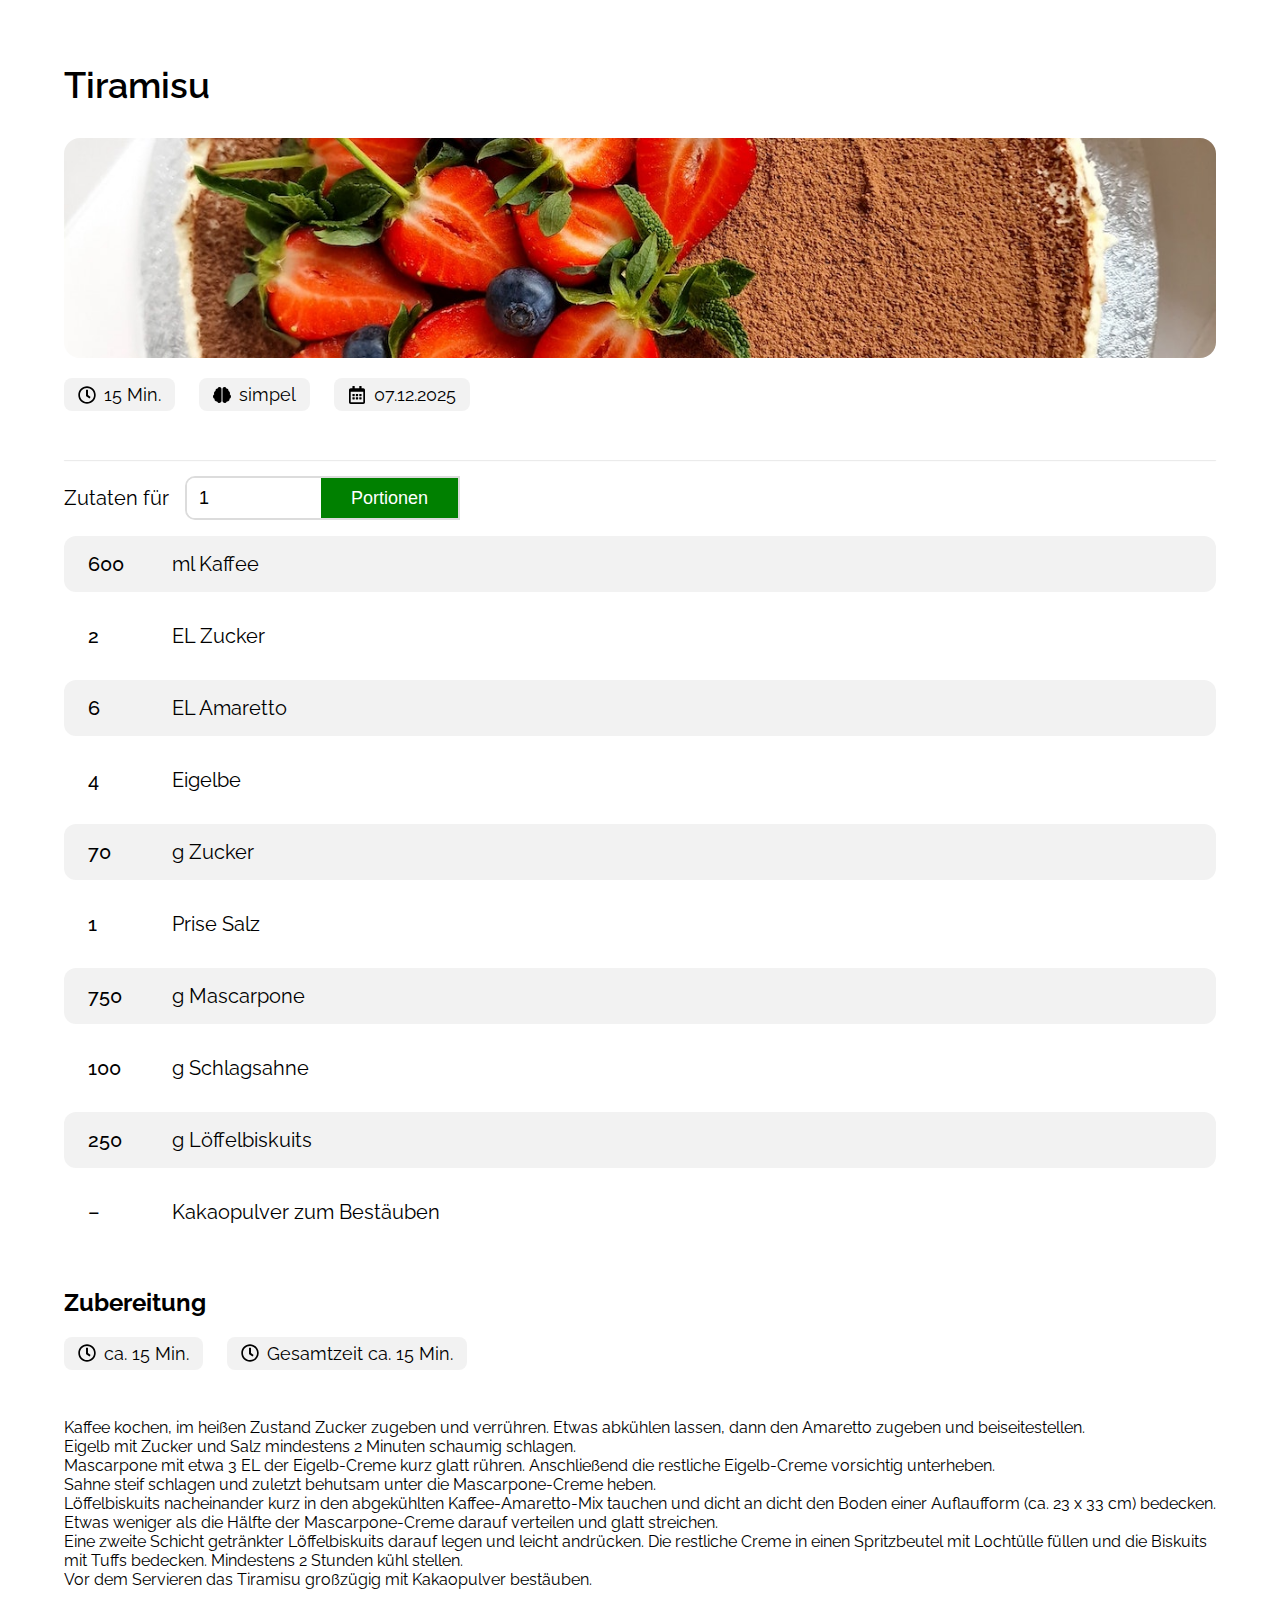
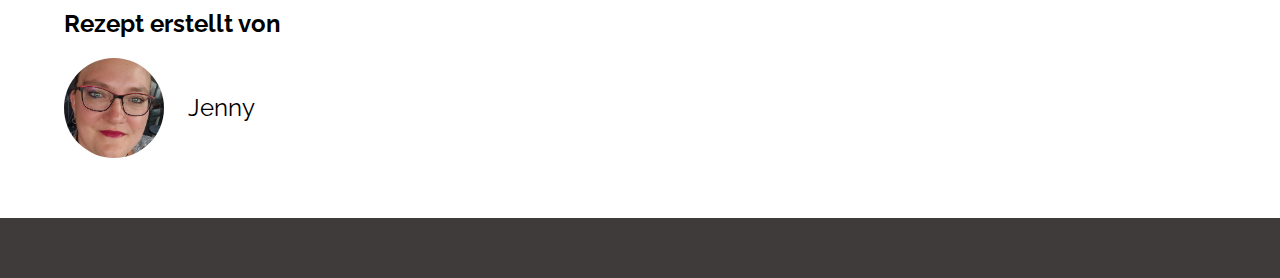
<file: jenny/tiramisu_rezept.html>
<!DOCTYPE html>
<html lang="de">

<head>
  <meta charset="UTF-8">
  <meta name="viewport" content="width=device-width, initial-scale=1.0">
  <title>Tiramisu</title>

  <link rel="stylesheet" href="../style.css">
  <link rel="stylesheet" href="../fonts/fonts.css">

  <link rel="stylesheet" href="./jenny_rezept_style.css">

  <link rel="icon" type="image/png" href="../img/favicon.png" sizes="32x32">

  <!-- HTML-Includes & Navigation -->
  <script src="https://www.w3schools.com/lib/w3.js"></script>
  <script src="../dom.js"></script>
</head>

<body>
  <div class="layout">

    <!-- Einheitlicher Header -->
    <header class="site-header">
      <div w3-include-html="../templates/header.html"></div>
    </header>

    <main class="page">

      <!-- Hero-Bereich -->
      <section class="container">
        <h1>Tiramisu</h1>
        <img src="../img/tiramisu.jpg" alt="Tiramisu">
      </section>

      <!-- Zeit / Schwierigkeit / Datum -->
      <div class="cooking_bar">
        <div class="cooking_label">
          <img src="../img/icons/clock-regular.svg" alt="Zubereitungszeit">
          <div>15 Min.</div>
        </div>
        <div class="cooking_label">
          <img src="../img/icons/brain-solid.svg" alt="Schwierigkeitsgrad">
          <div>simpel</div>
        </div>
        <div class="cooking_label">
          <img src="../img/icons/calendar-alt-regular.svg" alt="Datum">
          <div>07.12.2025</div>
        </div>
      </div>

      <div class="second_line"></div>

      <!-- Zutaten + Portionsrechner -->
      <section class="ingrediants">
        <div class="calculator_bar">
          <span>Zutaten für</span>

          <div class="portion_box">
            <input id="portionInput" type="number" min="1" max="10" value="1">
            <button onclick="calculatePortions()">Portionen</button>
          </div>
        </div>
      </section>

      <!-- Zutaten-Tabelle -->
      <section class="ingredients_table">
        <table>
          <tbody>
            <tr>
              <td class="amount" data-base="600">600</td>
              <td>ml Kaffee</td>
            </tr>
            <tr>
              <td class="amount" data-base="2">2</td>
              <td>EL Zucker</td>
            </tr>
            <tr>
              <td class="amount" data-base="6">6</td>
              <td>EL Amaretto</td>
            </tr>
            <tr>
              <td class="amount" data-base="4">4</td>
              <td>Eigelbe</td>
            </tr>
            <tr>
              <td class="amount" data-base="70">70</td>
              <td>g Zucker</td>
            </tr>
            <tr>
              <td class="amount" data-base="1">1</td>
              <td>Prise Salz</td>
            </tr>
            <tr>
              <td class="amount" data-base="750">750</td>
              <td>g Mascarpone</td>
            </tr>
            <tr>
              <td class="amount" data-base="100">100</td>
              <td>g Schlagsahne</td>
            </tr>
            <tr>
              <td class="amount" data-base="250">250</td>
              <td>g Löffelbiskuits</td>
            </tr>
            <tr>
              <td class="amount" data-base="">–</td>
              <td>Kakaopulver zum Bestäuben</td>
            </tr>
          </tbody>
        </table>
      </section>

      <!-- Zubereitungsschritte -->
      <section class="preparation">
        <h2>Zubereitung</h2>

        <div class="cooking_bar">
          <div class="cooking_label">
            <img src="../img/icons/clock-regular.svg" alt="Arbeitszeit">
            <div>ca. 15 Min.</div>
          </div>
          <div class="cooking_label">
            <img src="../img/icons/clock-regular.svg" alt="Gesamtzeit">
            <div>Gesamtzeit ca. 15 Min.</div>
          </div>
        </div>

        <ol class="preparation_steps">
          <li>
            Kaffee kochen, im heißen Zustand Zucker zugeben und verrühren. Etwas abkühlen lassen, dann den
            Amaretto zugeben und beiseitestellen.
          </li>
          <li>
            Eigelb mit Zucker und Salz mindestens 2 Minuten schaumig schlagen.
          </li>
          <li>
            Mascarpone mit etwa 3 EL der Eigelb-Creme kurz glatt rühren. Anschließend die restliche
            Eigelb-Creme vorsichtig unterheben.
          </li>
          <li>
            Sahne steif schlagen und zuletzt behutsam unter die Mascarpone-Creme heben.
          </li>
          <li>
            Löffelbiskuits nacheinander kurz in den abgekühlten Kaffee-Amaretto-Mix tauchen und dicht an
            dicht den Boden einer Auflaufform (ca. 23 x 33 cm) bedecken. Etwas weniger als die Hälfte der
            Mascarpone-Creme darauf verteilen und glatt streichen.
          </li>
          <li>
            Eine zweite Schicht getränkter Löffelbiskuits darauf legen und leicht andrücken. Die restliche
            Creme in einen Spritzbeutel mit Lochtülle füllen und die Biskuits mit Tuffs bedecken. Mindestens
            2 Stunden kühl stellen.
          </li>
          <li>
            Vor dem Servieren das Tiramisu großzügig mit Kakaopulver bestäuben.
          </li>
        </ol>
      </section>

      <!-- Autor-Bereich -->
      <section class="author">
        <h2>Rezept erstellt von</h2>
        <div>
          <img src="../img/jenny_pic.jpg" alt="Profilbild von Jenny">
          Jenny
        </div>
      </section>

    </main>

    <!-- Einheitlicher Footer -->
    <footer class="site-footer">
      <div w3-include-html="../templates/footer.html"></div>
    </footer>
  </div>

  <!-- Portionsrechner + HTML-Includes -->
  <script>
    function calculatePortions() {
      const input = document.getElementById('portionInput');
      let portions = parseInt(input.value, 10);

      if (isNaN(portions) || portions < 1) {
        portions = 1;
        input.value = '1';
      }

      if (portions > 10) {
        portions = 10;
        input.value = '10';
      }

      const amounts = document.querySelectorAll('.amount');

      amounts.forEach((amount) => {
        const baseAttr = amount.getAttribute('data-base');
        if (!baseAttr) return;

        const base = Number(baseAttr);
        if (isNaN(base)) return;

        amount.textContent = base * portions;
      });
    }

    // HTML-Templates laden und danach Navigation initialisieren
    w3.includeHTML(initNavigation);
  </script>
</body>

</html>
</file>
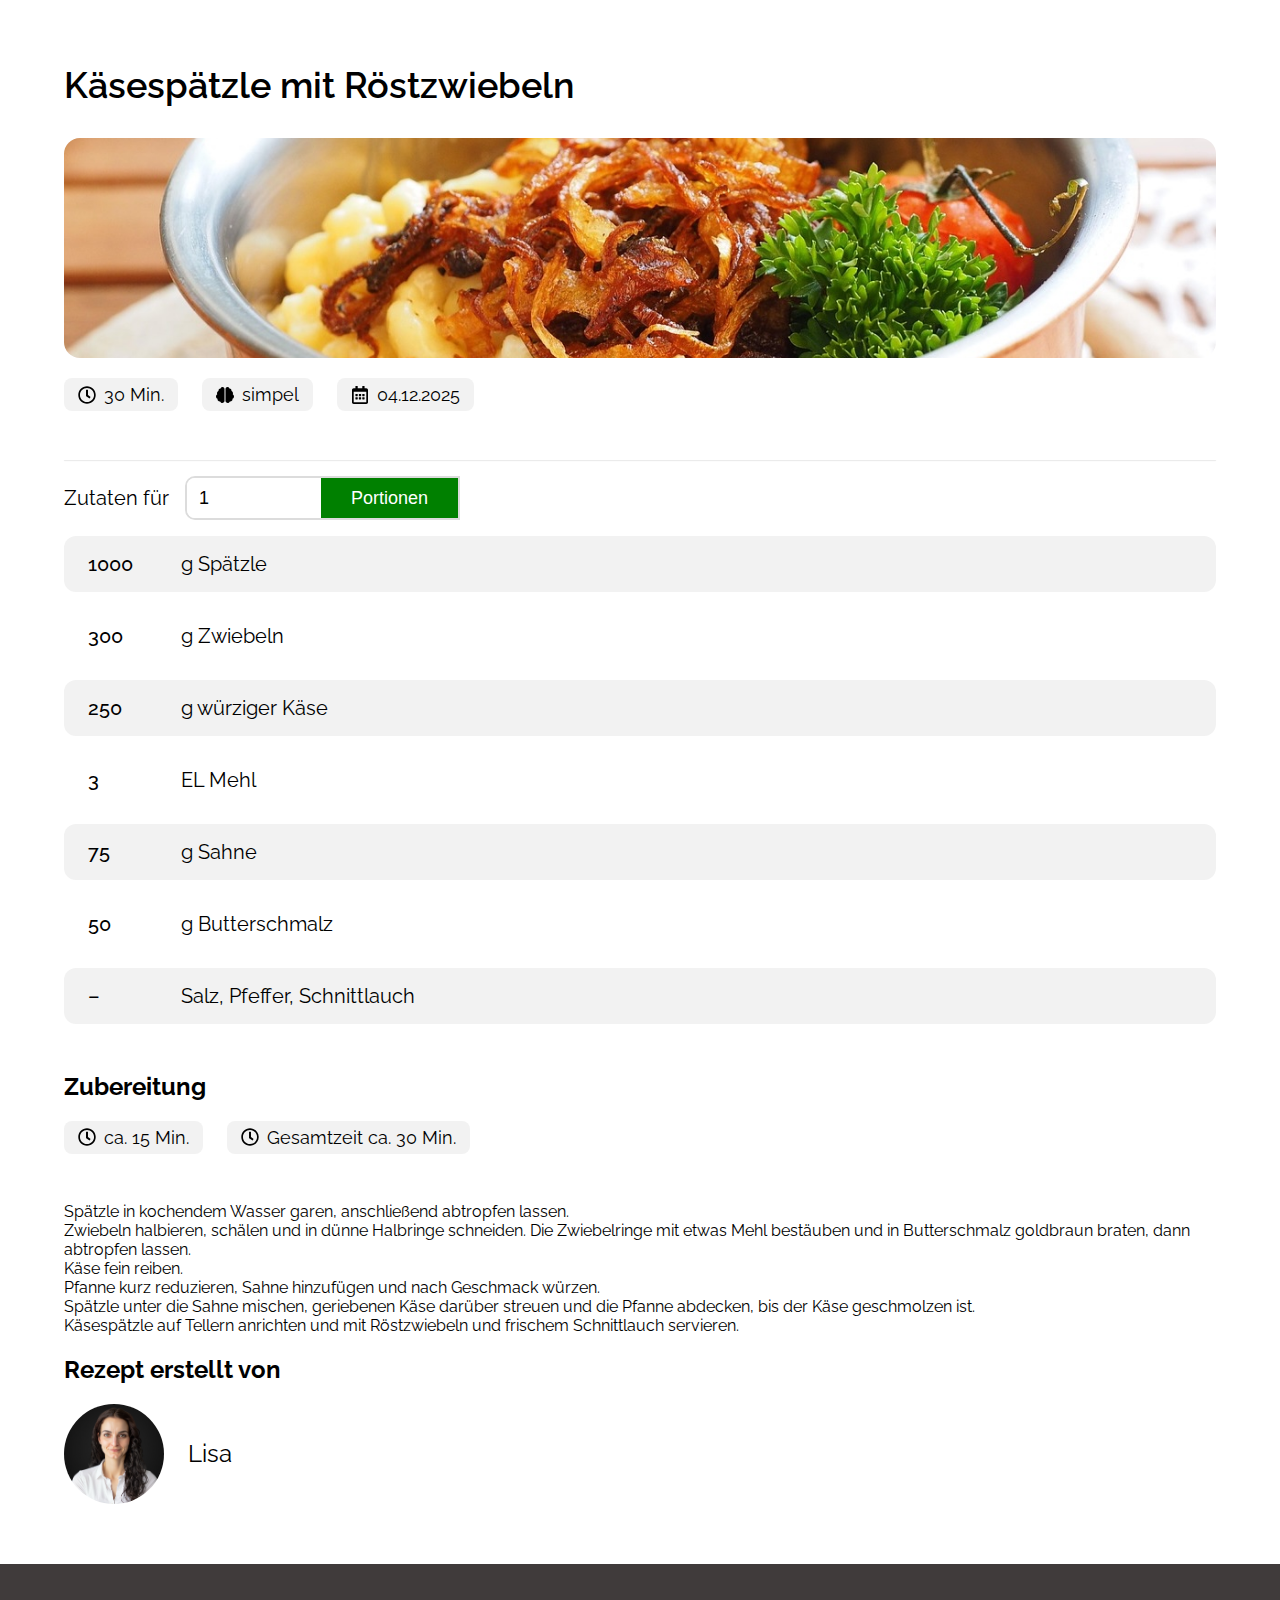
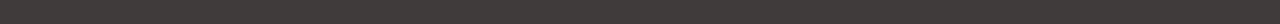
<file: lisa/lisas_rezept.html>
<!DOCTYPE html>
<html lang="de">

<head>
  <meta charset="UTF-8">
  <meta name="viewport" content="width=device-width, initial-scale=1.0">
  <title>Käsespätzle mit Röstzwiebeln</title>

  <link rel="stylesheet" href="../style.css">
  <link rel="stylesheet" href="../fonts/fonts.css">

  <link rel="stylesheet" href="./lisa_rezept_style.css">

  <link rel="icon" type="image/png" href="../img/favicon.png" sizes="32x32">

  <!-- HTML-Includes & Navigation -->
  <script src="https://www.w3schools.com/lib/w3.js"></script>
  <script src="../dom.js"></script>
</head>

<body>
  <div class="layout">

    <!-- Einheitlicher Header -->
    <header class="site-header">
      <div w3-include-html="../templates/header.html"></div>
    </header>

    <main class="page">

      <!-- Hero-Bereich -->
      <section class="container">
        <h1>Käsespätzle mit Röstzwiebeln</h1>
        <img src="../img/cheese-noodles-609776_1280.jpg" alt="Käsespätzle mit Röstzwiebeln">
      </section>

      <!-- Zeit / Schwierigkeit / Datum -->
      <div class="cooking_bar">
        <div class="cooking_label">
          <img src="../img/icons/clock-regular.svg" alt="Zubereitungszeit">
          <div>30 Min.</div>
        </div>
        <div class="cooking_label">
          <img src="../img/icons/brain-solid.svg" alt="Schwierigkeitsgrad">
          <div>simpel</div>
        </div>
        <div class="cooking_label">
          <img src="../img/icons/calendar-alt-regular.svg" alt="Datum">
          <div>04.12.2025</div>
        </div>
      </div>

      <div class="second_line"></div>

      <!-- Zutaten + Portionsrechner -->
      <section class="ingrediants">
        <div class="calculator_bar">
          <span>Zutaten für</span>

          <div class="portion_box">
            <input id="portionInput" type="number" min="1" max="10" value="1">
            <button onclick="calculatePortions()">Portionen</button>
          </div>
        </div>
      </section>

      <!-- Zutaten-Tabelle -->
      <section class="ingredients_table">
        <table>
          <tbody>
            <tr>
              <td class="amount" data-base="1000">1000</td>
              <td>g Spätzle</td>
            </tr>
            <tr>
              <td class="amount" data-base="300">300</td>
              <td>g Zwiebeln</td>
            </tr>
            <tr>
              <td class="amount" data-base="250">250</td>
              <td>g würziger Käse</td>
            </tr>
            <tr>
              <td class="amount" data-base="3">3</td>
              <td>EL Mehl</td>
            </tr>
            <tr>
              <td class="amount" data-base="75">75</td>
              <td>g Sahne</td>
            </tr>
            <tr>
              <td class="amount" data-base="50">50</td>
              <td>g Butterschmalz</td>
            </tr>
            <tr>
              <td class="amount" data-base="">–</td>
              <td>Salz, Pfeffer, Schnittlauch</td>
            </tr>
          </tbody>
        </table>
      </section>

      <!-- Zubereitungsschritte -->
      <section class="preparation">
        <h2>Zubereitung</h2>

        <div class="cooking_bar">
          <div class="cooking_label">
            <img src="../img/icons/clock-regular.svg" alt="Arbeitszeit">
            <div>ca. 15 Min.</div>
          </div>
          <div class="cooking_label">
            <img src="../img/icons/clock-regular.svg" alt="Gesamtzeit">
            <div>Gesamtzeit ca. 30 Min.</div>
          </div>
        </div>

        <ol class="preparation_steps">
          <li>
            Spätzle in kochendem Wasser garen, anschließend abtropfen lassen.
          </li>
          <li>
            Zwiebeln halbieren, schälen und in dünne Halbringe schneiden. Die Zwiebelringe mit etwas Mehl
            bestäuben und in Butterschmalz goldbraun braten, dann abtropfen lassen.
          </li>
          <li>
            Käse fein reiben.
          </li>
          <li>
            Pfanne kurz reduzieren, Sahne hinzufügen und nach Geschmack würzen.
          </li>
          <li>
            Spätzle unter die Sahne mischen, geriebenen Käse darüber streuen und die Pfanne abdecken, bis der
            Käse geschmolzen ist.
          </li>
          <li>
            Käsespätzle auf Tellern anrichten und mit Röstzwiebeln und frischem Schnittlauch servieren.
          </li>
        </ol>
      </section>

      <!-- Autor-Bereich -->
      <section class="author">
        <h2>Rezept erstellt von</h2>
        <div>
          <img src="../img/profile-lisa.JPEG" alt="Profilbild von Lisa">
          Lisa
        </div>
      </section>

    </main>

    <!-- Einheitlicher Footer -->
    <footer class="site-footer">
      <div w3-include-html="../templates/footer.html"></div>
    </footer>
  </div>

  <!-- Portionsrechner + HTML-Includes -->
  <script>
    function calculatePortions() {
      const input = document.getElementById('portionInput');
      let portions = parseInt(input.value, 10);

      if (isNaN(portions) || portions < 1) {
        portions = 1;
        input.value = '1';
      }

      if (portions > 10) {
        portions = 10;
        input.value = '10';
      }

      const amounts = document.querySelectorAll('.amount');

      amounts.forEach((amount) => {
        const baseAttr = amount.getAttribute('data-base');
        if (!baseAttr) return;

        const base = Number(baseAttr);
        if (isNaN(base)) return;

        amount.textContent = base * portions;
      });
    }

    w3.includeHTML(initNavigation);
  </script>

</body>

</html>
</file>
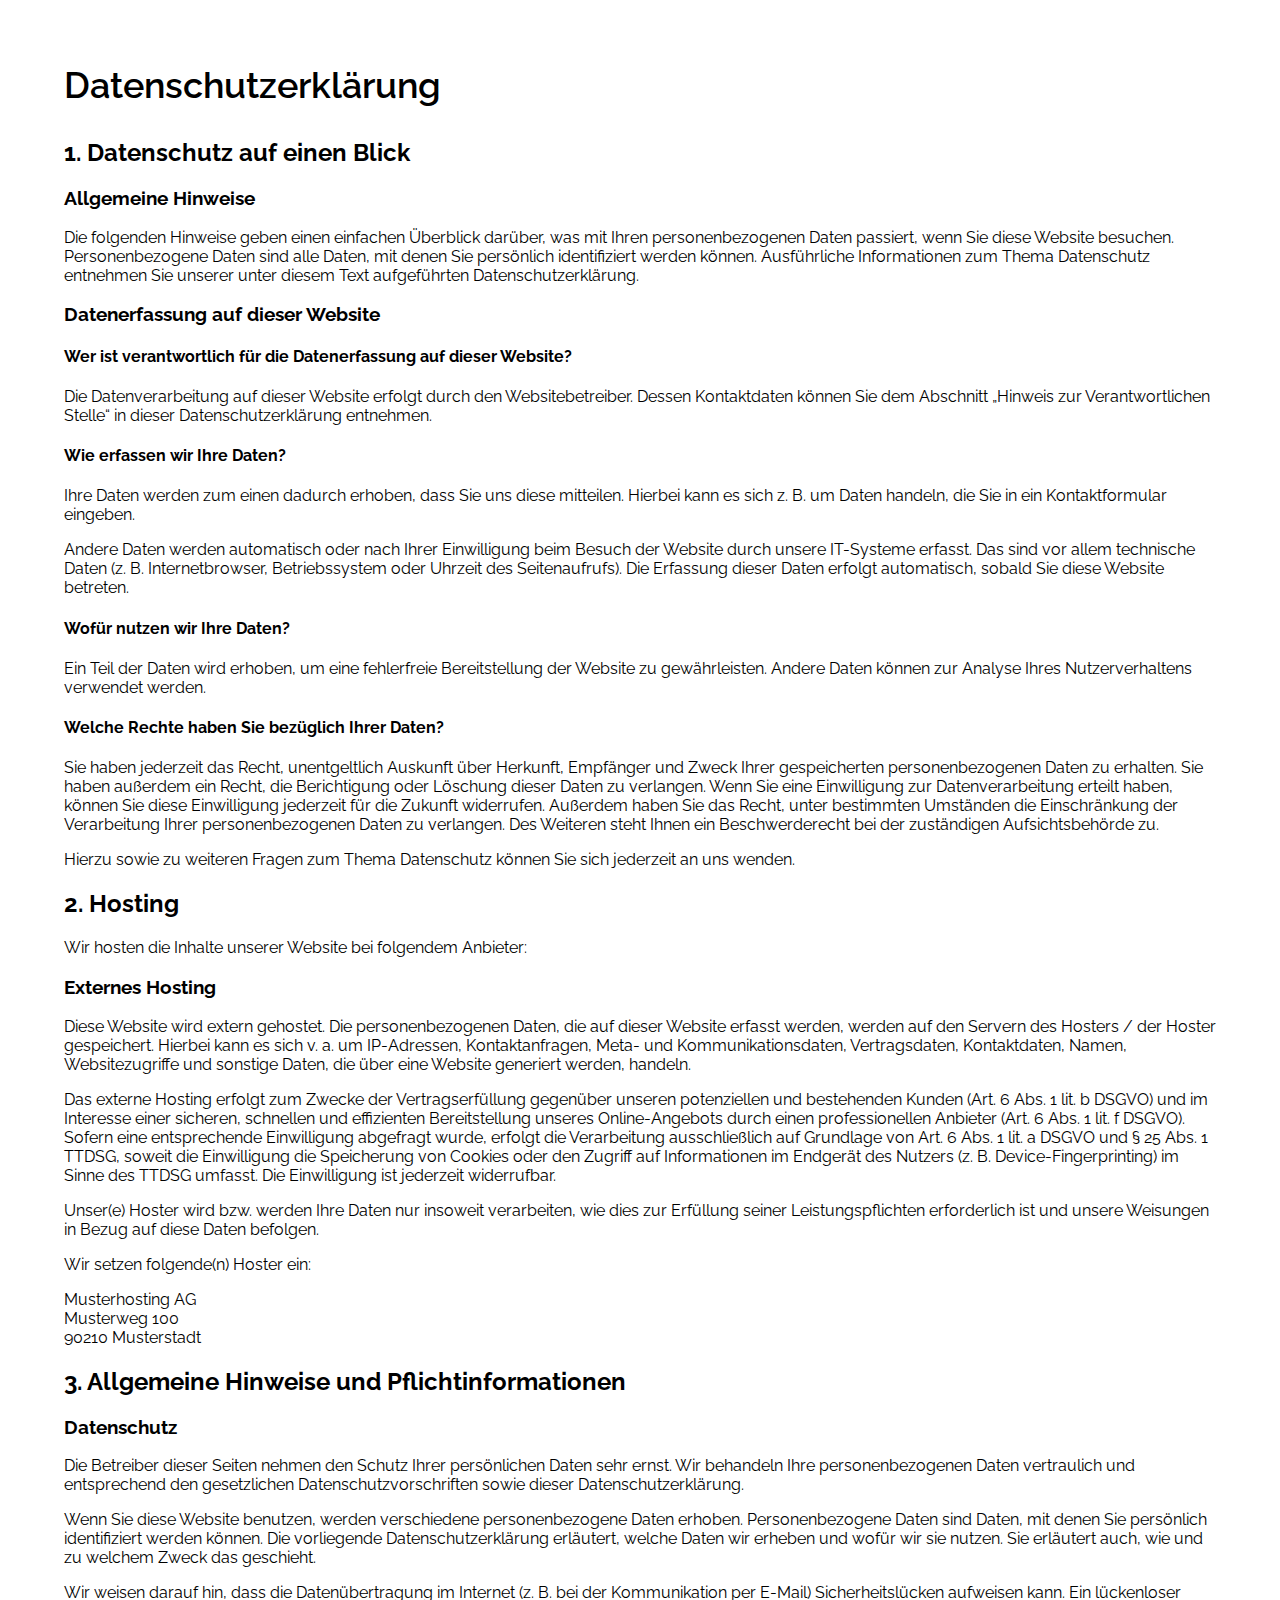
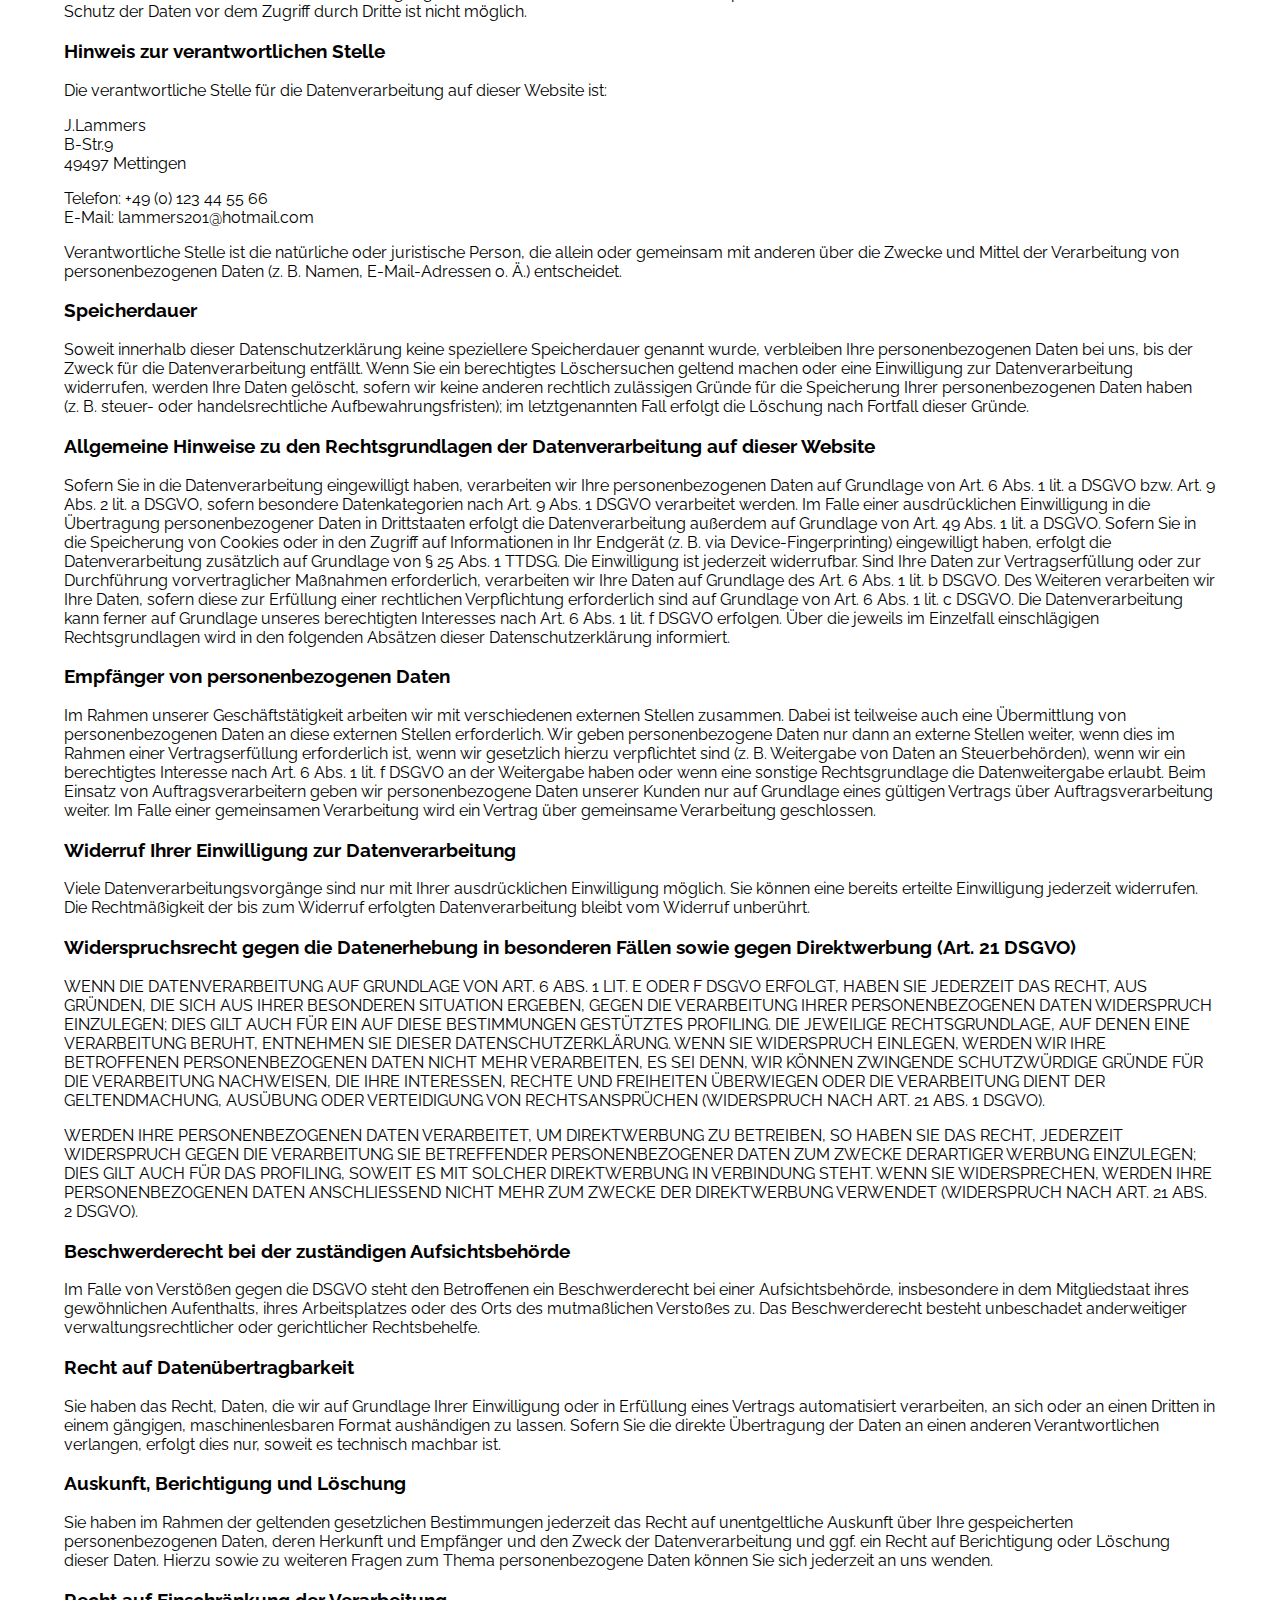
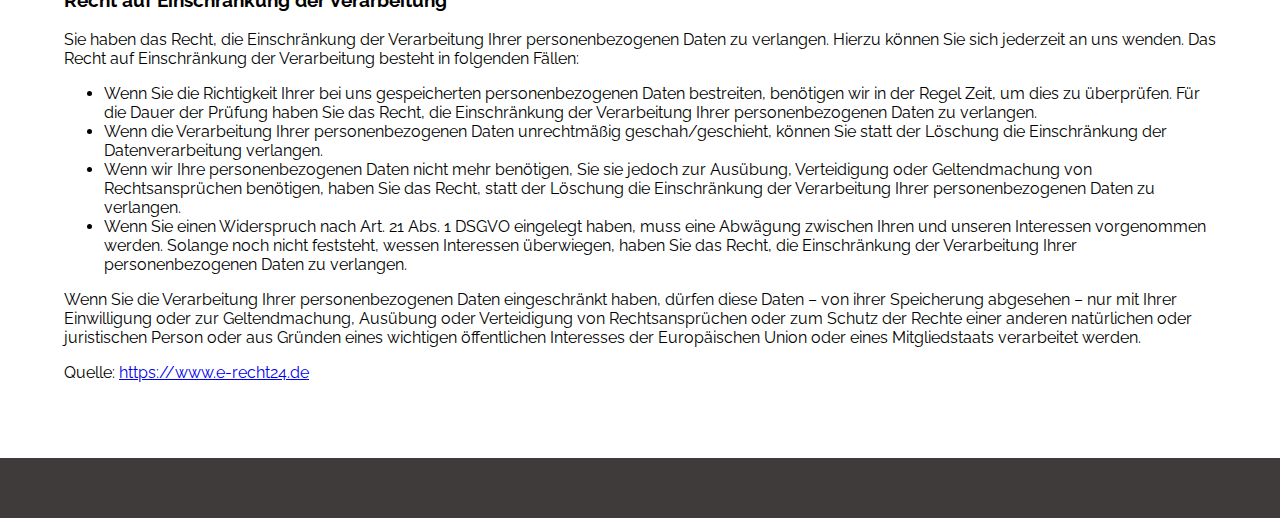
<file: templates/datenschutz.html>
<!DOCTYPE html>
<html lang="de">
  <head>
    <meta charset="UTF-8" />
    <meta name="viewport" content="width=device-width, initial-scale=1.0" />
    <title>Datenschutz</title>
    <link rel="stylesheet" href="../style.css" />
    <link rel="preconnect" href="https://fonts.googleapis.com" />
    <link rel="preconnect" href="https://fonts.gstatic.com" crossorigin />
    <link
      href="https://fonts.googleapis.com/css2?family=Raleway:ital,wght@0,100..900;1,100..900&display=swap"
      rel="stylesheet"
    />
    <link rel="icon" type="image/png" href="../img/favicon.png" sizes="32x32" />

    <script src="https://www.w3schools.com/lib/w3.js"></script>
    <script src="../dom.js"></script>
  </head>

  <body>
    <div class="layout">
      <header class="site-header">
        <div w3-include-html="../templates/header.html"></div>
      </header>

      <main class="page">
        <div class="">
          <h1>Datenschutz&shy;erkl&auml;rung</h1>
          <h2>1. Datenschutz auf einen Blick</h2>
          <h3>Allgemeine Hinweise</h3>
          <p>
            Die folgenden Hinweise geben einen einfachen &Uuml;berblick
            dar&uuml;ber, was mit Ihren personenbezogenen Daten passiert, wenn
            Sie diese Website besuchen. Personenbezogene Daten sind alle Daten,
            mit denen Sie pers&ouml;nlich identifiziert werden k&ouml;nnen.
            Ausf&uuml;hrliche Informationen zum Thema Datenschutz entnehmen Sie
            unserer unter diesem Text aufgef&uuml;hrten
            Datenschutzerkl&auml;rung.
          </p>
          <h3>Datenerfassung auf dieser Website</h3>
          <h4>
            Wer ist verantwortlich f&uuml;r die Datenerfassung auf dieser
            Website?
          </h4>
          <p>
            Die Datenverarbeitung auf dieser Website erfolgt durch den
            Websitebetreiber. Dessen Kontaktdaten k&ouml;nnen Sie dem Abschnitt
            &bdquo;Hinweis zur Verantwortlichen Stelle&ldquo; in dieser
            Datenschutzerkl&auml;rung entnehmen.
          </p>
          <h4>Wie erfassen wir Ihre Daten?</h4>
          <p>
            Ihre Daten werden zum einen dadurch erhoben, dass Sie uns diese
            mitteilen. Hierbei kann es sich z.&nbsp;B. um Daten handeln, die Sie
            in ein Kontaktformular eingeben.
          </p>
          <p>
            Andere Daten werden automatisch oder nach Ihrer Einwilligung beim
            Besuch der Website durch unsere IT-Systeme erfasst. Das sind vor
            allem technische Daten (z.&nbsp;B. Internetbrowser, Betriebssystem
            oder Uhrzeit des Seitenaufrufs). Die Erfassung dieser Daten erfolgt
            automatisch, sobald Sie diese Website betreten.
          </p>
          <h4>Wof&uuml;r nutzen wir Ihre Daten?</h4>
          <p>
            Ein Teil der Daten wird erhoben, um eine fehlerfreie Bereitstellung
            der Website zu gew&auml;hrleisten. Andere Daten k&ouml;nnen zur
            Analyse Ihres Nutzerverhaltens verwendet werden.
          </p>
          <h4>Welche Rechte haben Sie bez&uuml;glich Ihrer Daten?</h4>
          <p>
            Sie haben jederzeit das Recht, unentgeltlich Auskunft &uuml;ber
            Herkunft, Empf&auml;nger und Zweck Ihrer gespeicherten
            personenbezogenen Daten zu erhalten. Sie haben au&szlig;erdem ein
            Recht, die Berichtigung oder L&ouml;schung dieser Daten zu
            verlangen. Wenn Sie eine Einwilligung zur Datenverarbeitung erteilt
            haben, k&ouml;nnen Sie diese Einwilligung jederzeit f&uuml;r die
            Zukunft widerrufen. Au&szlig;erdem haben Sie das Recht, unter
            bestimmten Umst&auml;nden die Einschr&auml;nkung der Verarbeitung
            Ihrer personenbezogenen Daten zu verlangen. Des Weiteren steht Ihnen
            ein Beschwerderecht bei der zust&auml;ndigen Aufsichtsbeh&ouml;rde
            zu.
          </p>
          <p>
            Hierzu sowie zu weiteren Fragen zum Thema Datenschutz k&ouml;nnen
            Sie sich jederzeit an uns wenden.
          </p>
          <h2>2. Hosting</h2>
          <p>Wir hosten die Inhalte unserer Website bei folgendem Anbieter:</p>
          <h3>Externes Hosting</h3>
          <p>
            Diese Website wird extern gehostet. Die personenbezogenen Daten, die
            auf dieser Website erfasst werden, werden auf den Servern des
            Hosters / der Hoster gespeichert. Hierbei kann es sich v.&nbsp;a. um
            IP-Adressen, Kontaktanfragen, Meta- und Kommunikationsdaten,
            Vertragsdaten, Kontaktdaten, Namen, Websitezugriffe und sonstige
            Daten, die &uuml;ber eine Website generiert werden, handeln.
          </p>
          <p>
            Das externe Hosting erfolgt zum Zwecke der Vertragserf&uuml;llung
            gegen&uuml;ber unseren potenziellen und bestehenden Kunden (Art. 6
            Abs. 1 lit. b DSGVO) und im Interesse einer sicheren, schnellen und
            effizienten Bereitstellung unseres Online-Angebots durch einen
            professionellen Anbieter (Art. 6 Abs. 1 lit. f DSGVO). Sofern eine
            entsprechende Einwilligung abgefragt wurde, erfolgt die Verarbeitung
            ausschlie&szlig;lich auf Grundlage von Art. 6 Abs. 1 lit. a DSGVO
            und &sect; 25 Abs. 1 TTDSG, soweit die Einwilligung die Speicherung
            von Cookies oder den Zugriff auf Informationen im Endger&auml;t des
            Nutzers (z.&nbsp;B. Device-Fingerprinting) im Sinne des TTDSG
            umfasst. Die Einwilligung ist jederzeit widerrufbar.
          </p>
          <p>
            Unser(e) Hoster wird bzw. werden Ihre Daten nur insoweit
            verarbeiten, wie dies zur Erf&uuml;llung seiner Leistungspflichten
            erforderlich ist und unsere Weisungen in Bezug auf diese Daten
            befolgen.
          </p>
          <p>Wir setzen folgende(n) Hoster ein:</p>
          <p>
            Musterhosting AG<br />
            Musterweg 100<br />
            90210 Musterstadt
          </p>
          <h2>3. Allgemeine Hinweise und Pflicht&shy;informationen</h2>
          <h3>Datenschutz</h3>
          <p>
            Die Betreiber dieser Seiten nehmen den Schutz Ihrer
            pers&ouml;nlichen Daten sehr ernst. Wir behandeln Ihre
            personenbezogenen Daten vertraulich und entsprechend den
            gesetzlichen Datenschutzvorschriften sowie dieser
            Datenschutzerkl&auml;rung.
          </p>
          <p>
            Wenn Sie diese Website benutzen, werden verschiedene
            personenbezogene Daten erhoben. Personenbezogene Daten sind Daten,
            mit denen Sie pers&ouml;nlich identifiziert werden k&ouml;nnen. Die
            vorliegende Datenschutzerkl&auml;rung erl&auml;utert, welche Daten
            wir erheben und wof&uuml;r wir sie nutzen. Sie erl&auml;utert auch,
            wie und zu welchem Zweck das geschieht.
          </p>
          <p>
            Wir weisen darauf hin, dass die Daten&uuml;bertragung im Internet
            (z.&nbsp;B. bei der Kommunikation per E-Mail) Sicherheitsl&uuml;cken
            aufweisen kann. Ein l&uuml;ckenloser Schutz der Daten vor dem
            Zugriff durch Dritte ist nicht m&ouml;glich.
          </p>
          <h3>Hinweis zur verantwortlichen Stelle</h3>
          <p>
            Die verantwortliche Stelle f&uuml;r die Datenverarbeitung auf dieser
            Website ist:
          </p>
          <p>
            J.Lammers<br />
            B-Str.9<br />
            49497 Mettingen
          </p>

          <p>
            Telefon: +49 (0) 123 44 55 66<br />
            E-Mail: lammers201@hotmail.com
          </p>
          <p>
            Verantwortliche Stelle ist die nat&uuml;rliche oder juristische
            Person, die allein oder gemeinsam mit anderen &uuml;ber die Zwecke
            und Mittel der Verarbeitung von personenbezogenen Daten (z.&nbsp;B.
            Namen, E-Mail-Adressen o. &Auml;.) entscheidet.
          </p>

          <h3>Speicherdauer</h3>
          <p>
            Soweit innerhalb dieser Datenschutzerkl&auml;rung keine speziellere
            Speicherdauer genannt wurde, verbleiben Ihre personenbezogenen Daten
            bei uns, bis der Zweck f&uuml;r die Datenverarbeitung entf&auml;llt.
            Wenn Sie ein berechtigtes L&ouml;schersuchen geltend machen oder
            eine Einwilligung zur Datenverarbeitung widerrufen, werden Ihre
            Daten gel&ouml;scht, sofern wir keine anderen rechtlich
            zul&auml;ssigen Gr&uuml;nde f&uuml;r die Speicherung Ihrer
            personenbezogenen Daten haben (z.&nbsp;B. steuer- oder
            handelsrechtliche Aufbewahrungsfristen); im letztgenannten Fall
            erfolgt die L&ouml;schung nach Fortfall dieser Gr&uuml;nde.
          </p>
          <h3>
            Allgemeine Hinweise zu den Rechtsgrundlagen der Datenverarbeitung
            auf dieser Website
          </h3>
          <p>
            Sofern Sie in die Datenverarbeitung eingewilligt haben, verarbeiten
            wir Ihre personenbezogenen Daten auf Grundlage von Art. 6 Abs. 1
            lit. a DSGVO bzw. Art. 9 Abs. 2 lit. a DSGVO, sofern besondere
            Datenkategorien nach Art. 9 Abs. 1 DSGVO verarbeitet werden. Im
            Falle einer ausdr&uuml;cklichen Einwilligung in die &Uuml;bertragung
            personenbezogener Daten in Drittstaaten erfolgt die
            Datenverarbeitung au&szlig;erdem auf Grundlage von Art. 49 Abs. 1
            lit. a DSGVO. Sofern Sie in die Speicherung von Cookies oder in den
            Zugriff auf Informationen in Ihr Endger&auml;t (z.&nbsp;B. via
            Device-Fingerprinting) eingewilligt haben, erfolgt die
            Datenverarbeitung zus&auml;tzlich auf Grundlage von &sect; 25 Abs. 1
            TTDSG. Die Einwilligung ist jederzeit widerrufbar. Sind Ihre Daten
            zur Vertragserf&uuml;llung oder zur Durchf&uuml;hrung
            vorvertraglicher Ma&szlig;nahmen erforderlich, verarbeiten wir Ihre
            Daten auf Grundlage des Art. 6 Abs. 1 lit. b DSGVO. Des Weiteren
            verarbeiten wir Ihre Daten, sofern diese zur Erf&uuml;llung einer
            rechtlichen Verpflichtung erforderlich sind auf Grundlage von Art. 6
            Abs. 1 lit. c DSGVO. Die Datenverarbeitung kann ferner auf Grundlage
            unseres berechtigten Interesses nach Art. 6 Abs. 1 lit. f DSGVO
            erfolgen. &Uuml;ber die jeweils im Einzelfall einschl&auml;gigen
            Rechtsgrundlagen wird in den folgenden Abs&auml;tzen dieser
            Datenschutzerkl&auml;rung informiert.
          </p>
          <h3>Empfänger von personenbezogenen Daten</h3>
          <p>
            Im Rahmen unserer Gesch&auml;ftst&auml;tigkeit arbeiten wir mit
            verschiedenen externen Stellen zusammen. Dabei ist teilweise auch
            eine &Uuml;bermittlung von personenbezogenen Daten an diese externen
            Stellen erforderlich. Wir geben personenbezogene Daten nur dann an
            externe Stellen weiter, wenn dies im Rahmen einer
            Vertragserf&uuml;llung erforderlich ist, wenn wir gesetzlich hierzu
            verpflichtet sind (z.&nbsp;B. Weitergabe von Daten an
            Steuerbeh&ouml;rden), wenn wir ein berechtigtes Interesse nach Art.
            6 Abs. 1 lit. f DSGVO an der Weitergabe haben oder wenn eine
            sonstige Rechtsgrundlage die Datenweitergabe erlaubt. Beim Einsatz
            von Auftragsverarbeitern geben wir personenbezogene Daten unserer
            Kunden nur auf Grundlage eines g&uuml;ltigen Vertrags &uuml;ber
            Auftragsverarbeitung weiter. Im Falle einer gemeinsamen Verarbeitung
            wird ein Vertrag &uuml;ber gemeinsame Verarbeitung geschlossen.
          </p>
          <h3>Widerruf Ihrer Einwilligung zur Datenverarbeitung</h3>
          <p>
            Viele Datenverarbeitungsvorg&auml;nge sind nur mit Ihrer
            ausdr&uuml;cklichen Einwilligung m&ouml;glich. Sie k&ouml;nnen eine
            bereits erteilte Einwilligung jederzeit widerrufen. Die
            Rechtm&auml;&szlig;igkeit der bis zum Widerruf erfolgten
            Datenverarbeitung bleibt vom Widerruf unber&uuml;hrt.
          </p>
          <h3>
            Widerspruchsrecht gegen die Datenerhebung in besonderen F&auml;llen
            sowie gegen Direktwerbung (Art. 21 DSGVO)
          </h3>
          <p>
            WENN DIE DATENVERARBEITUNG AUF GRUNDLAGE VON ART. 6 ABS. 1 LIT. E
            ODER F DSGVO ERFOLGT, HABEN SIE JEDERZEIT DAS RECHT, AUS
            GR&Uuml;NDEN, DIE SICH AUS IHRER BESONDEREN SITUATION ERGEBEN, GEGEN
            DIE VERARBEITUNG IHRER PERSONENBEZOGENEN DATEN WIDERSPRUCH
            EINZULEGEN; DIES GILT AUCH F&Uuml;R EIN AUF DIESE BESTIMMUNGEN
            GEST&Uuml;TZTES PROFILING. DIE JEWEILIGE RECHTSGRUNDLAGE, AUF DENEN
            EINE VERARBEITUNG BERUHT, ENTNEHMEN SIE DIESER
            DATENSCHUTZERKL&Auml;RUNG. WENN SIE WIDERSPRUCH EINLEGEN, WERDEN WIR
            IHRE BETROFFENEN PERSONENBEZOGENEN DATEN NICHT MEHR VERARBEITEN, ES
            SEI DENN, WIR K&Ouml;NNEN ZWINGENDE SCHUTZW&Uuml;RDIGE GR&Uuml;NDE
            F&Uuml;R DIE VERARBEITUNG NACHWEISEN, DIE IHRE INTERESSEN, RECHTE
            UND FREIHEITEN &Uuml;BERWIEGEN ODER DIE VERARBEITUNG DIENT DER
            GELTENDMACHUNG, AUS&Uuml;BUNG ODER VERTEIDIGUNG VON
            RECHTSANSPR&Uuml;CHEN (WIDERSPRUCH NACH ART. 21 ABS. 1 DSGVO).
          </p>
          <p>
            WERDEN IHRE PERSONENBEZOGENEN DATEN VERARBEITET, UM DIREKTWERBUNG ZU
            BETREIBEN, SO HABEN SIE DAS RECHT, JEDERZEIT WIDERSPRUCH GEGEN DIE
            VERARBEITUNG SIE BETREFFENDER PERSONENBEZOGENER DATEN ZUM ZWECKE
            DERARTIGER WERBUNG EINZULEGEN; DIES GILT AUCH F&Uuml;R DAS
            PROFILING, SOWEIT ES MIT SOLCHER DIREKTWERBUNG IN VERBINDUNG STEHT.
            WENN SIE WIDERSPRECHEN, WERDEN IHRE PERSONENBEZOGENEN DATEN
            ANSCHLIESSEND NICHT MEHR ZUM ZWECKE DER DIREKTWERBUNG VERWENDET
            (WIDERSPRUCH NACH ART. 21 ABS. 2 DSGVO).
          </p>
          <h3>
            Beschwerde&shy;recht bei der zust&auml;ndigen
            Aufsichts&shy;beh&ouml;rde
          </h3>
          <p>
            Im Falle von Verst&ouml;&szlig;en gegen die DSGVO steht den
            Betroffenen ein Beschwerderecht bei einer Aufsichtsbeh&ouml;rde,
            insbesondere in dem Mitgliedstaat ihres gew&ouml;hnlichen
            Aufenthalts, ihres Arbeitsplatzes oder des Orts des
            mutma&szlig;lichen Versto&szlig;es zu. Das Beschwerderecht besteht
            unbeschadet anderweitiger verwaltungsrechtlicher oder gerichtlicher
            Rechtsbehelfe.
          </p>
          <h3>Recht auf Daten&shy;&uuml;bertrag&shy;barkeit</h3>
          <p>
            Sie haben das Recht, Daten, die wir auf Grundlage Ihrer Einwilligung
            oder in Erf&uuml;llung eines Vertrags automatisiert verarbeiten, an
            sich oder an einen Dritten in einem g&auml;ngigen, maschinenlesbaren
            Format aush&auml;ndigen zu lassen. Sofern Sie die direkte
            &Uuml;bertragung der Daten an einen anderen Verantwortlichen
            verlangen, erfolgt dies nur, soweit es technisch machbar ist.
          </p>
          <h3>Auskunft, Berichtigung und L&ouml;schung</h3>
          <p>
            Sie haben im Rahmen der geltenden gesetzlichen Bestimmungen
            jederzeit das Recht auf unentgeltliche Auskunft &uuml;ber Ihre
            gespeicherten personenbezogenen Daten, deren Herkunft und
            Empf&auml;nger und den Zweck der Datenverarbeitung und ggf. ein
            Recht auf Berichtigung oder L&ouml;schung dieser Daten. Hierzu sowie
            zu weiteren Fragen zum Thema personenbezogene Daten k&ouml;nnen Sie
            sich jederzeit an uns wenden.
          </p>
          <h3>Recht auf Einschr&auml;nkung der Verarbeitung</h3>
          <p>
            Sie haben das Recht, die Einschr&auml;nkung der Verarbeitung Ihrer
            personenbezogenen Daten zu verlangen. Hierzu k&ouml;nnen Sie sich
            jederzeit an uns wenden. Das Recht auf Einschr&auml;nkung der
            Verarbeitung besteht in folgenden F&auml;llen:
          </p>
          <ul>
            <li>
              Wenn Sie die Richtigkeit Ihrer bei uns gespeicherten
              personenbezogenen Daten bestreiten, ben&ouml;tigen wir in der
              Regel Zeit, um dies zu &uuml;berpr&uuml;fen. F&uuml;r die Dauer
              der Pr&uuml;fung haben Sie das Recht, die Einschr&auml;nkung der
              Verarbeitung Ihrer personenbezogenen Daten zu verlangen.
            </li>
            <li>
              Wenn die Verarbeitung Ihrer personenbezogenen Daten
              unrechtm&auml;&szlig;ig geschah/geschieht, k&ouml;nnen Sie statt
              der L&ouml;schung die Einschr&auml;nkung der Datenverarbeitung
              verlangen.
            </li>
            <li>
              Wenn wir Ihre personenbezogenen Daten nicht mehr ben&ouml;tigen,
              Sie sie jedoch zur Aus&uuml;bung, Verteidigung oder Geltendmachung
              von Rechtsanspr&uuml;chen ben&ouml;tigen, haben Sie das Recht,
              statt der L&ouml;schung die Einschr&auml;nkung der Verarbeitung
              Ihrer personenbezogenen Daten zu verlangen.
            </li>
            <li>
              Wenn Sie einen Widerspruch nach Art. 21 Abs. 1 DSGVO eingelegt
              haben, muss eine Abw&auml;gung zwischen Ihren und unseren
              Interessen vorgenommen werden. Solange noch nicht feststeht,
              wessen Interessen &uuml;berwiegen, haben Sie das Recht, die
              Einschr&auml;nkung der Verarbeitung Ihrer personenbezogenen Daten
              zu verlangen.
            </li>
          </ul>
          <p>
            Wenn Sie die Verarbeitung Ihrer personenbezogenen Daten
            eingeschr&auml;nkt haben, d&uuml;rfen diese Daten &ndash; von ihrer
            Speicherung abgesehen &ndash; nur mit Ihrer Einwilligung oder zur
            Geltendmachung, Aus&uuml;bung oder Verteidigung von
            Rechtsanspr&uuml;chen oder zum Schutz der Rechte einer anderen
            nat&uuml;rlichen oder juristischen Person oder aus Gr&uuml;nden
            eines wichtigen &ouml;ffentlichen Interesses der Europ&auml;ischen
            Union oder eines Mitgliedstaats verarbeitet werden.
          </p>
          <p>
            Quelle:
            <a href="https://www.e-recht24.de">https://www.e-recht24.de</a>
          </p>
        </div>
      </main>

      <footer class="site-footer">
        <div w3-include-html="../templates/footer.html"></div>
      </footer>
    </div>
    <script>
      w3.includeHTML(function () {
        initNavigation();
      });
    </script>
  </body>
</html>
</file>
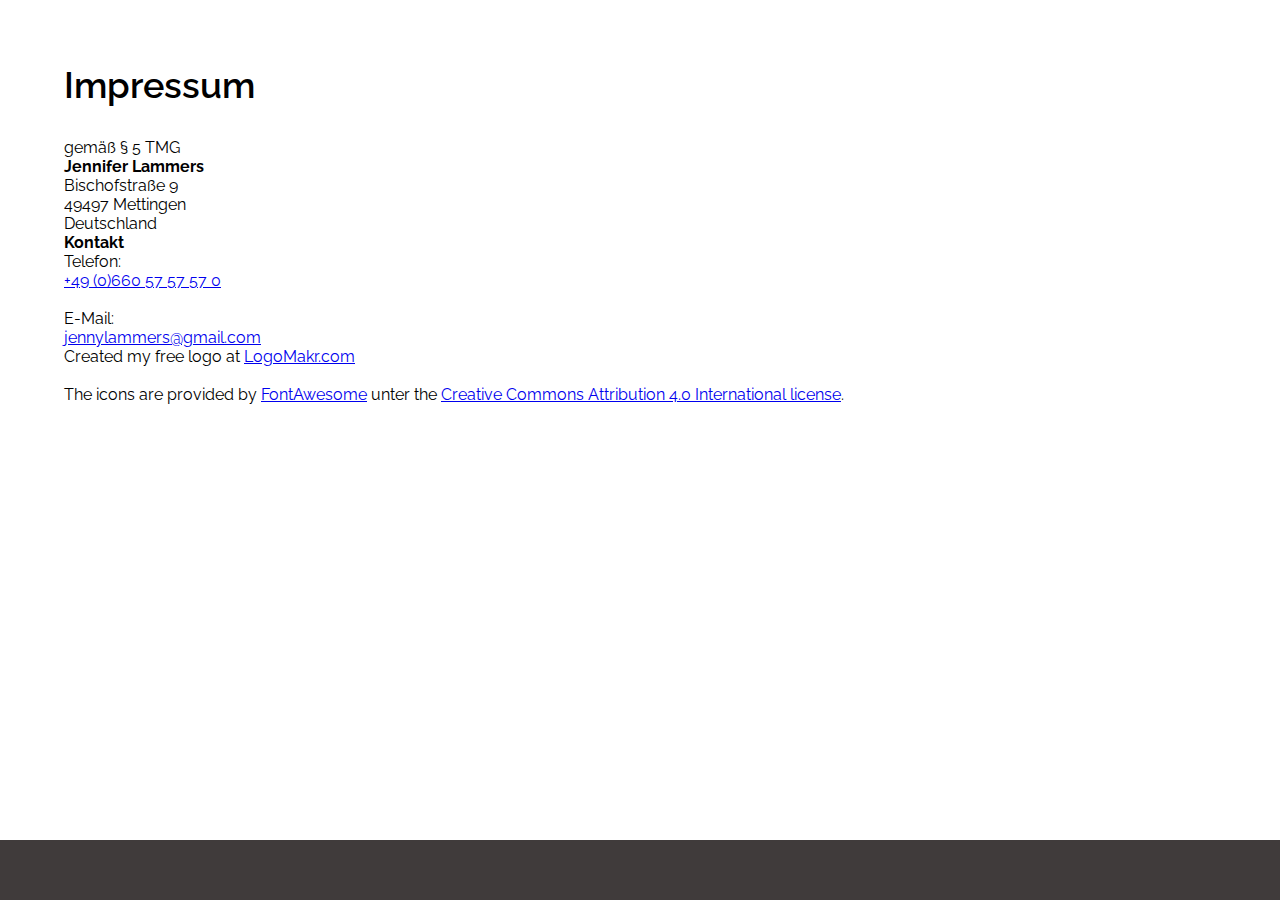
<file: templates/impressum.html>
<!DOCTYPE html>
<html lang="de">
  <head>
    <meta charset="UTF-8" />
    <meta name="viewport" content="width=device-width, initial-scale=1.0" />
    <title>Impressum</title>
    <link rel="stylesheet" href="../style.css" />
    <link rel="preconnect" href="https://fonts.googleapis.com" />
    <link rel="preconnect" href="https://fonts.gstatic.com" crossorigin />
    <link
      href="https://fonts.googleapis.com/css2?family=Raleway:ital,wght@0,100..900;1,100..900&display=swap"
      rel="stylesheet"
    />
    <link rel="icon" type="image/png" href="../img/favicon.png" sizes="32x32" />

    <script src="https://www.w3schools.com/lib/w3.js"></script>
    <script src="../dom.js"></script>
  </head>

  <body>
    <div class="layout">
      <header class="site-header">
        <div w3-include-html="../templates/header.html"></div>
      </header>

      <main class="page">
        <div class="">
          <h1>Impressum</h1>

          <div>gemäß § 5 TMG</div>

          <div class="adress">
            <div class="b"><b>Jennifer Lammers</b><br /></div>
            Bischofstraße 9 <br />
            49497 Mettingen<br />
            Deutschland
          </div>

          <div class="adress">
            <div><b>Kontakt</b><br /></div>
            Telefon: <a href="tel:+496605757570"><br />+49 (0)660 57 57 57 0</a
            ><br /><br />
            E-Mail:
            <a href="mailto:jennylammers@gmail.com"
              ><br />jennylammers@gmail.com</a
            >
          </div>

          <div class="logo-icons">
            Created my free logo at
            <a href="https://logomakr.com" target="_blank">LogoMakr.com</a
            ><br /><br />
            The icons are provided by
            <a href="https://fontawesome.com/" rel="nofollow" target="_blank"
              >FontAwesome</a
            >
            unter the
            <a
              href="https://fontawesome.com/license"
              target="_blank"
              rel="nofollow"
              >Creative Commons Attribution 4.0 International license</a
            >.
          </div>
        </div>
      </main>

      <footer class="site-footer">
        <div w3-include-html="../templates/footer.html"></div>
      </footer>
    </div>
    <script>
      w3.includeHTML(function () {
        initNavigation();
      });
    </script>
  </body>
</html>
</file>
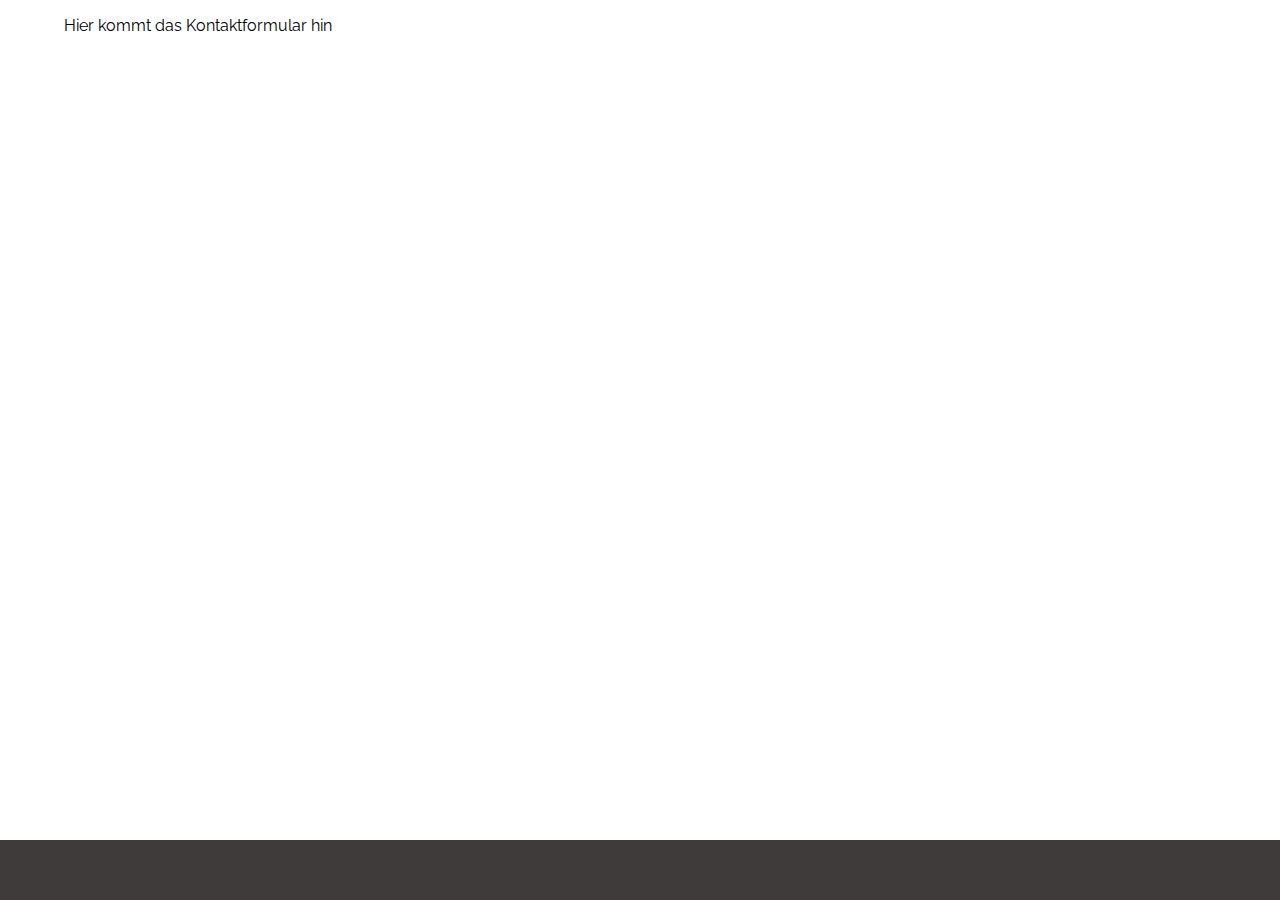
<file: templates/kontakt.html>
<!DOCTYPE html>
<html lang="de">

<head>
    <meta charset="UTF-8">
    <meta name="viewport" content="width=device-width, initial-scale=1.0">
    <title>Kontakt</title>
    <link rel="stylesheet" href="../style.css">
    <link rel="preconnect" href="https://fonts.googleapis.com">
    <link rel="preconnect" href="https://fonts.gstatic.com" crossorigin>
    <link href="https://fonts.googleapis.com/css2?family=Raleway:ital,wght@0,100..900;1,100..900&display=swap"
        rel="stylesheet">
    <link rel="icon" type="image/png" href="../img/favicon.png" sizes="32x32">

    <script src="https://www.w3schools.com/lib/w3.js"></script>
</head>

<body>
    <div class="layout">

        <header class="site-header">
            <div w3-include-html="../templates/header.html"></div>
        </header>

        <main class="page">

            <p>Hier kommt das Kontaktformular hin</p>

        </main>

        <footer class="site-footer">
            <div w3-include-html="../templates/footer.html"></div>
        </footer>
        
    </div>
    <script>
        w3.includeHTML()
    </script>

</body>

</html>
</file>
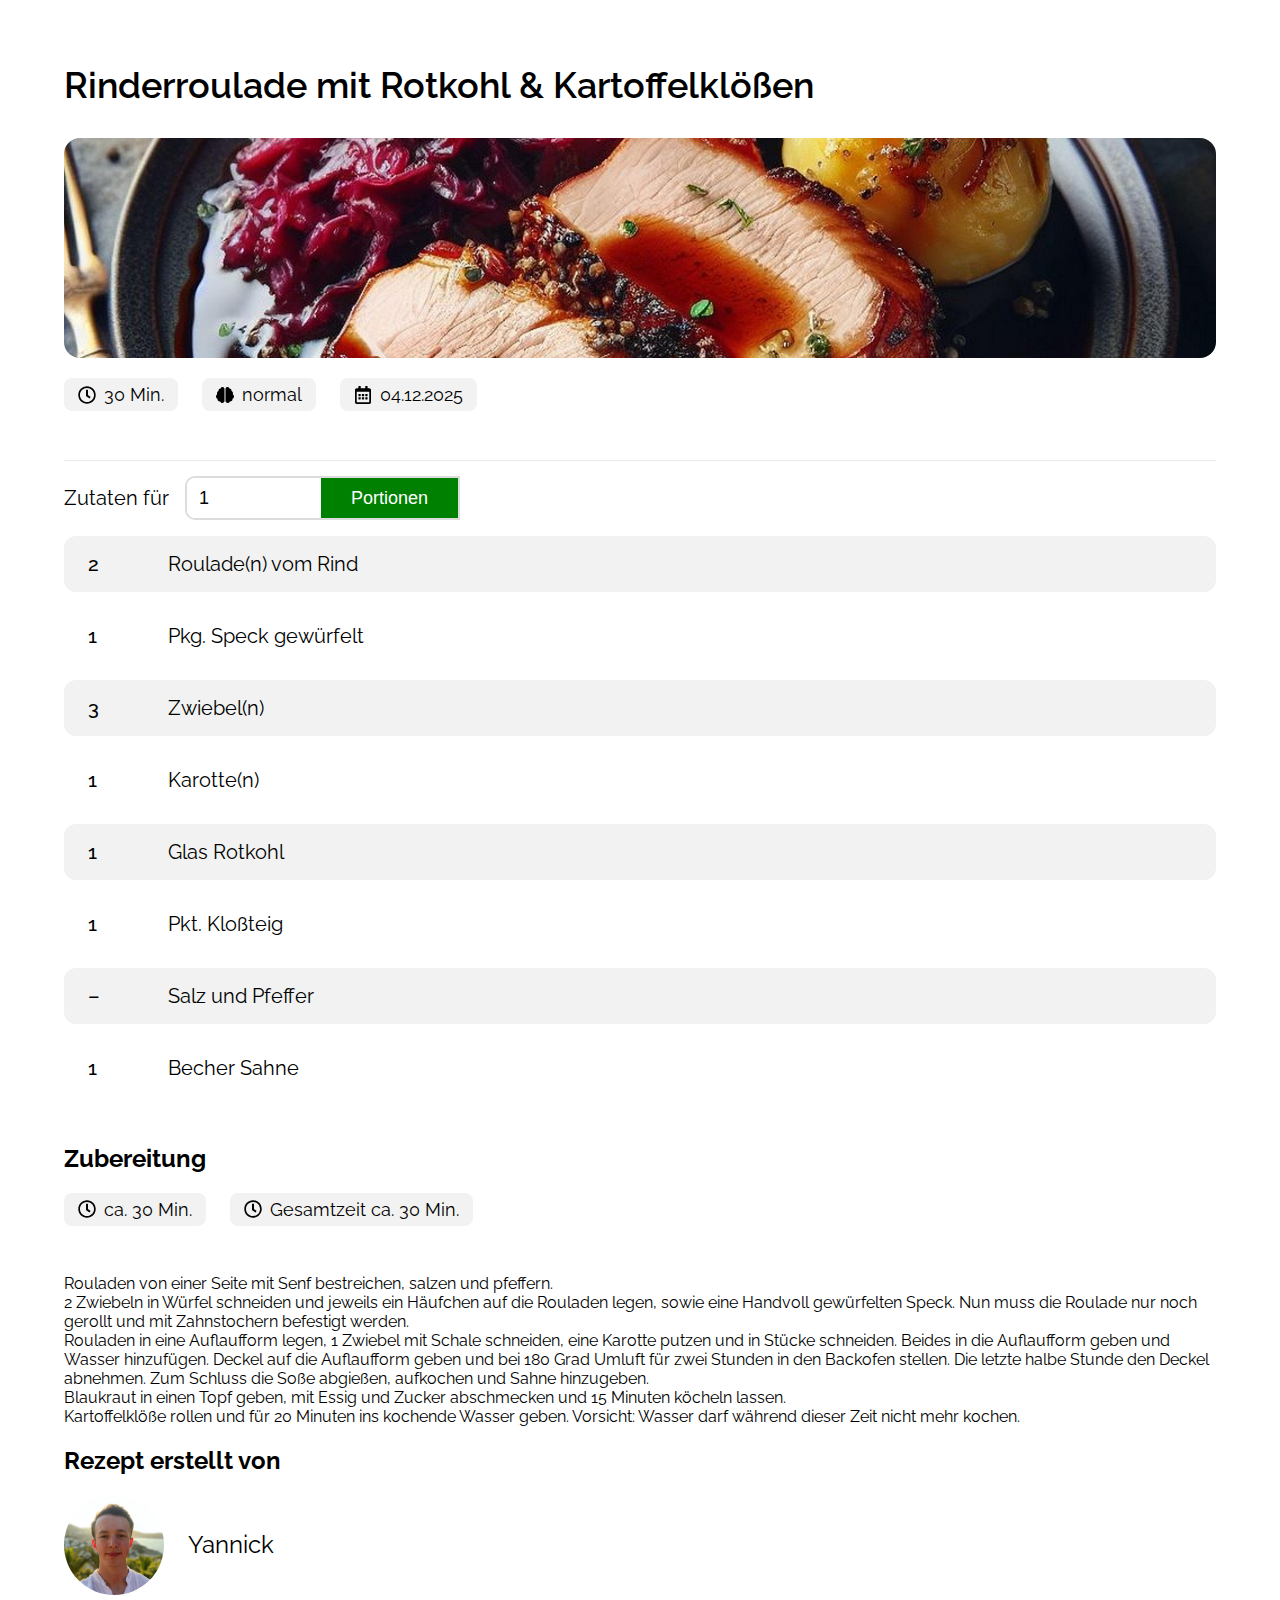
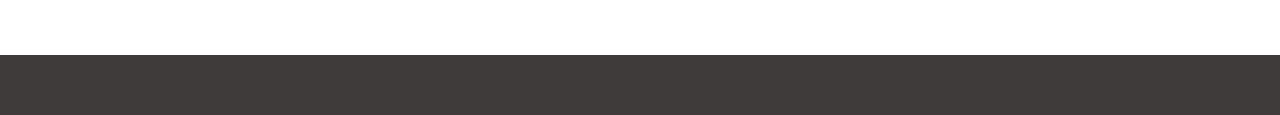
<file: yannick/yannicks_rezept.html>
<!DOCTYPE html>
<html lang="de">

<head>
    <meta charset="UTF-8">
    <meta name="viewport" content="width=device-width, initial-scale=1.0">
    <title>Rinderroulade mit Rotkohl & Kartoffelklößen</title>

    <link rel="stylesheet" href="../style.css">
    <link rel="stylesheet" href="../fonts/fonts.css">

    <link rel="stylesheet" href="./yannicks_style.css">

    <link rel="icon" type="image/png" href="../img/favicon.png" sizes="32x32">

    <!-- HTML-Includes & Navigation -->
    <script src="https://www.w3schools.com/lib/w3.js"></script>
    <script src="../dom.js"></script>
</head>

<body>
    <div class="layout">

        <!-- Einheitlicher Header -->
        <header class="site-header">
            <div w3-include-html="../templates/header.html"></div>
        </header>

        <main class="page">

            <!-- Hero-Bereich -->
            <section class="container">
                <h1>Rinderroulade mit Rotkohl & Kartoffelklößen</h1>
                <img src="../img/food.jpg" alt="Rinderroulade mit Rotkohl & Kartoffelklößen">
            </section>

            <!-- Zeit / Schwierigkeit / Datum -->
            <div class="cooking_bar">
                <div class="cooking_label">
                    <img src="../img/icons/clock-regular.svg" alt="Zubereitungszeit">
                    <div>30 Min.</div>
                </div>
                <div class="cooking_label">
                    <img src="../img/icons/brain-solid.svg" alt="Schwierigkeitsgrad">
                    <div>normal</div>
                </div>
                <div class="cooking_label">
                    <img src="../img/icons/calendar-alt-regular.svg" alt="Datum">
                    <div>04.12.2025</div>
                </div>
            </div>

            <div class="second_line"></div>

            <!-- Zutaten + Portionsrechner -->
            <section class="ingrediants">
                <div class="calculator_bar">
                    <span>Zutaten für</span>

                    <div class="portion_box">
                        <input id="portionInput" type="number" min="1" max="10" value="1">
                        <button onclick="calculatePortions()">Portionen</button>
                    </div>
                </div>
            </section>

            <!-- Zutaten-Tabelle -->
            <section class="ingredients_table">
                <table>
                    <tbody>
                        <tr>
                            <td class="amount" data-base="2">2</td>
                            <td>Roulade(n) vom Rind</td>
                        </tr>
                        <tr>
                            <td class="amount" data-base="1">1</td>
                            <td>Pkg. Speck gewürfelt</td>
                        </tr>
                        <tr>
                            <td class="amount" data-base="3">3</td>
                            <td>Zwiebel(n)</td>
                        </tr>
                        <tr>
                            <td class="amount" data-base="1">1</td>
                            <td>Karotte(n)</td>
                        </tr>
                        <tr>
                            <td class="amount" data-base="1">1</td>
                            <td>Glas Rotkohl</td>
                        </tr>
                        <tr>
                            <td class="amount" data-base="1">1</td>
                            <td>Pkt. Kloßteig</td>
                        </tr>
                        <tr>
                            <td class="amount" data-base="">–</td>
                            <td>Salz und Pfeffer</td>
                        </tr>
                        <tr>
                            <td class="amount" data-base="1">1</td>
                            <td>Becher Sahne</td>
                        </tr>
                    </tbody>
                </table>
            </section>

            <!-- Zubereitungsschritte -->
            <section class="preparation">
                <h2>Zubereitung</h2>

                <div class="cooking_bar">
                    <div class="cooking_label">
                        <img src="../img/icons/clock-regular.svg" alt="Arbeitszeit">
                        <div>ca. 30 Min.</div>
                    </div>
                    <div class="cooking_label">
                        <img src="../img/icons/clock-regular.svg" alt="Gesamtzeit">
                        <div>Gesamtzeit ca. 30 Min.</div>
                    </div>
                </div>

                <ol class="preparation_steps">
                    <li>Rouladen von einer Seite mit Senf bestreichen, salzen und pfeffern.</li>
                    <li>2 Zwiebeln in Würfel schneiden und jeweils ein Häufchen auf die Rouladen legen,
                        sowie eine Handvoll gewürfelten Speck. Nun muss die Roulade nur noch gerollt
                        und mit Zahnstochern befestigt werden.</li>
                    <li>Rouladen in eine Auflaufform legen, 1 Zwiebel mit Schale schneiden, eine Karotte
                        putzen und in Stücke schneiden. Beides in die Auflaufform geben und Wasser hinzufügen.
                        Deckel auf die Auflaufform geben und bei 180 Grad Umluft für zwei Stunden in den Backofen
                        stellen. Die letzte halbe Stunde den Deckel abnehmen. Zum Schluss die Soße abgießen,
                        aufkochen und Sahne hinzugeben.</li>
                    <li>Blaukraut in einen Topf geben, mit Essig und Zucker abschmecken und 15 Minuten köcheln lassen.
                    </li>
                    <li>Kartoffelklöße rollen und für 20 Minuten ins kochende Wasser geben.
                        Vorsicht: Wasser darf während dieser Zeit nicht mehr kochen.</li>
                </ol>
            </section>

            <!-- Autor-Bereich -->
            <section class="author">
                <h2>Rezept erstellt von</h2>
                <div>
                    <img src="../img/yannick_profil.jpg" alt="Profilbild von Yannick">
                    Yannick
                </div>
            </section>

        </main>

        <!-- Einheitlicher Footer -->
        <footer class="site-footer">
            <div w3-include-html="../templates/footer.html"></div>
        </footer>
    </div>

    <!-- Portionsrechner + HTML-Includes -->
    <script>
        function calculatePortions() {
            const input = document.getElementById('portionInput');
            let portions = parseInt(input.value, 10);

            if (isNaN(portions) || portions < 1) {
                portions = 1;
                input.value = '1';
            }

            if (portions > 10) {
                portions = 10;
                input.value = '10';
            }

            const amounts = document.querySelectorAll('.amount');

            amounts.forEach((amount) => {
                const baseAttr = amount.getAttribute('data-base');
                if (!baseAttr) return;

                const base = Number(baseAttr);
                if (isNaN(base)) return;

                amount.textContent = base * portions;
            });
        }

        // HTML-Templates laden und danach Navigation initialisieren
        w3.includeHTML(initNavigation);
    </script>
</body>

</html>
</file>
<file: style.css>
html,
body {
    height: 100%;
    margin: 0;
    font-family: "Raleway", sans-serif;
}

h1 {
    font-size: 36px;
    margin-top: 64px;
    margin-bottom: 32px;
    font-weight: 600;
}

.layout {
    min-height: 100vh;
    display: flex;
    flex-direction: column;
}

.site-header {
    position: sticky;
    top: 0;
    z-index: 1000;
    background-color: #ffffff;
    box-shadow: 0 2px 6px rgba(0, 0, 0, 0.08);
}

.header-inner {
    position: relative;
    max-width: 1920px;
    margin: 0 auto;
    height: 120px;
    display: flex;
    align-items: flex-end;
    justify-content: space-between;
    padding: 0 24px;
    padding-left: 5%;
    padding-right: 5%;
}

.header-inner img {
    height: 100px;
    padding-bottom: 10px;
}

.nav-toggle {
    display: none;
    background-color: #403B3B;
    color: #ffffff;
    border: none;
    width: 40px;
    height: 40px;
    border-radius: 4px;
    font-size: 24px;
    line-height: 1;
    cursor: pointer;
    justify-content: center;
    align-items: center;
}


.header-nav {
    display: block;
}

button {
    background-color: #008000;
    color: white;
    border: none;
    padding: 0 30px;
    font-size: 18px;
    cursor: pointer;
}

.page {
    flex: 1;
    width: 90%;
    max-width: 1920px;
    margin: 0 auto;
}

.quicklinks {
    list-style-type: none;
    display: flex;
    margin-bottom: 4px;
}

.quicklinks li {
    margin-left: 24px;
}

.quicklinks a {
    text-decoration: none;
    color: black;
}

.quicklinks a:hover {
    text-decoration: underline solid 20%;
    color: green;
    font-weight: bold;
    text-underline-offset: 8px;
}

/* Media Query für den Menübutton und Responsive Website*/
@media (max-width: 850px) {

    h1 {
        font-size: 24px;
    }

    .header-inner img {
        height: 64px;
        padding-top: 15px;
    }

    .header-inner {
        align-items: center;
        height: 80px;
    }

    .nav-toggle {
        display: flex;
        z-index: 1100;
    }

    .header-nav {
        position: absolute;
        top: 100%;
        right: 0;
        left: 0;
        background-color: #ffffff;
        box-shadow: 0 2px 6px rgba(0, 0, 0, 0.15);

        transform-origin: top;
        transform: scaleY(0);
        opacity: 0;
        pointer-events: none;
        transition:
            transform 0.35s ease-in-out,
            opacity 0.35s ease-in-out;
    }

    .header-nav.nav-open {
        transform: scaleY(1);
        opacity: 1;
        pointer-events: auto;
    }

    .quicklinks {
        flex-direction: column;
        padding: 8px 5%;
        margin: 0;
    }

    .quicklinks li {
        margin: 8px 0;
    }
}


.site-footer {
    width: 100%;
    background-color: #403B3B;
    color: #ffffff;
    margin-top: 60px;
    padding: 30px 0;
}

.footer-inner {
    max-width: 1920px;
    margin: 0 auto;
    padding: 0px 24px;

    display: flex;
    align-items: center;
    justify-content: space-between;
    padding-left: 5%;
    padding-right: 5%;
}

.footer-inner div img {
    height: 45px;
    opacity: 0.9;
    display: flex;
    align-items: center;
    filter: brightness(0) invert(1);
    opacity: 0.9;
}

.footer-nav {
    display: flex;
    gap: 42px;
}

.footer_links {
    color: #ffffff;
    text-decoration: none;
    font-size: 16px;
    opacity: 0.8;
    transition: opacity 0.2s ease-in-out;
}

.footer_links:hover {
    opacity: 1;
}

/* Media Query für Resonsive Website */
@media (max-width: 500px) {
    .footer-nav {
        gap: 6px;
        flex-direction: column;
    }

    .footer_links {
        font-size: 16px;
    }
}
</file>
<file: fonts/fonts.css>
@font-face {
  font-family: 'Raleway';
  font-style: normal;
  font-weight: 100;
  font-display: swap;
  src: url('raleway-v37-latin-100.woff2') format('woff2');
}


@font-face {
  font-family: 'Raleway';
  font-style: italic;
  font-weight: 100;
  font-display: swap;
  src: url('raleway-v37-latin-100italic.woff2') format('woff2');
}


@font-face {
  font-family: 'Raleway';
  font-style: normal;
  font-weight: 200;
  font-display: swap;
  src: url('raleway-v37-latin-200.woff2') format('woff2');
}


@font-face {
  font-family: 'Raleway';
  font-style: italic;
  font-weight: 200;
  font-display: swap;
  src: url('raleway-v37-latin-200italic.woff2') format('woff2');
}


@font-face {
  font-family: 'Raleway';
  font-style: normal;
  font-weight: 300;
  font-display: swap;
  src: url('raleway-v37-latin-300.woff2') format('woff2');
}


@font-face {
  font-family: 'Raleway';
  font-style: italic;
  font-weight: 300;
  font-display: swap;
  src: url('raleway-v37-latin-300italic.woff2') format('woff2');
}


@font-face {
  font-family: 'Raleway';
  font-style: normal;
  font-weight: 400;
  font-display: swap;
  src: url('raleway-v37-latin-regular.woff2') format('woff2');
}


@font-face {
  font-family: 'Raleway';
  font-style: italic;
  font-weight: 400;
  font-display: swap;
  src: url('raleway-v37-latin-italic.woff2') format('woff2');
}


@font-face {
  font-family: 'Raleway';
  font-style: normal;
  font-weight: 500;
  font-display: swap;
  src: url('raleway-v37-latin-500.woff2') format('woff2');
}


@font-face {
  font-family: 'Raleway';
  font-style: italic;
  font-weight: 500;
  font-display: swap;
  src: url('raleway-v37-latin-500italic.woff2') format('woff2');
}


@font-face {
  font-family: 'Raleway';
  font-style: normal;
  font-weight: 600;
  font-display: swap;
  src: url('raleway-v37-latin-600.woff2') format('woff2');
}


@font-face {
  font-family: 'Raleway';
  font-style: italic;
  font-weight: 600;
  font-display: swap;
  src: url('raleway-v37-latin-600italic.woff2') format('woff2');
}


@font-face {
  font-family: 'Raleway';
  font-style: normal;
  font-weight: 700;
  font-display: swap;
  src: url('raleway-v37-latin-700.woff2') format('woff2');
}


@font-face {
  font-family: 'Raleway';
  font-style: italic;
  font-weight: 700;
  font-display: swap;
  src: url('raleway-v37-latin-700italic.woff2') format('woff2');
}
</file>
<file: jenny/jenny_rezept_style.css>
/* Hero-Bereich (Bild + Titel) */

.container img {
    height: 220px;
    width: 100%;
    object-fit: cover;
    border-radius: 16px;
}

/* Info-Chips: Zeit / Schwierigkeit / Datum */

.cooking_bar {
    display: flex;
    gap: 24px;
    margin-top: 16px;
    margin-bottom: 48px;
}

.cooking_label {
    display: flex;
    align-items: center;
    gap: 8px;
    padding: 6px 14px;
    background-color: #f2f2f2;
    border-radius: 8px;
    font-size: 18px;
}

.cooking_label img {
    width: 18px;
    height: 18px;
    object-fit: contain;
    display: block;
}

/* dünne Linie zwischen Info-Chips und Zutaten */
.second_line {
    height: 1px;
    width: 100%;
    box-shadow: 0 1px 1px rgba(123, 123, 130, 0.2);
}

/* Zutaten + Portionsrechner */

.ingrediants {
    margin-top: 16px;
    font-size: 20px;
}

.calculator_bar {
    display: flex;
    align-items: center;
    gap: 16px;
}

.portion_box {
    display: flex;
    height: 40px;
    border: 2px solid #dcdcdc;
    overflow: hidden;
    border-top-left-radius: 10px;
    border-bottom-left-radius: 10px;
}

.portion_box input {
    width: 120px;
    border: none;
    padding-left: 12px;
    font-size: 18px;
    outline: none;
}

/* Zutaten-Tabelle */

.ingredients_table table {
    width: 100%;
    border-collapse: separate;
    border-spacing: 0 16px;
}

.ingredients_table td {
    padding: 16px 24px;
    font-size: 20px;
}

.ingredients_table td.amount {
    width: 32px;
    font-weight: 500;
}

.ingredients_table tr td:first-child {
    border-radius: 12px 0 0 12px;
}

.ingredients_table tr td:last-child {
    border-radius: 0 12px 12px 0;
}

/* abwechselnde Hintergrundfarben für Zeilen */
.ingredients_table tr:nth-child(odd) td {
    background-color: #f2f2f2;
}

.ingredients_table tr:nth-child(even) td {
    background-color: #ffffff;
}

/* Zubereitung */

.preparation {
    margin-top: 32px;
}

.preparation_steps {
    list-style: none;
    padding: 0;
}

/* Author-Bereich */

.author div img {
    height: 100px;
    width: 100px;
    border-radius: 50%;
    object-fit: cover;
}

.author div {
    display: flex;
    align-items: center;
    gap: 24px;
    font-size: 24px;
}

@media (max-width: 500px) {

    .cooking_bar {
        flex-direction: column;
        gap: 12px;
    }

    .cooking_label {
        gap: 8px;
        padding: 6px 14px;
        font-size: 16px;
        width: 110px;
    }

    .cooking_label img {
        width: 16px;
        height: 16px;
    }

    .ingrediants {
        font-size: 16px;
    }

    .calculator_bar {
        gap: 8px;
    }

    .portion_box input {
        width: 60px;
    }
}
</file>
<file: lisa/lisa_rezept_style.css>
/* Hero-Bereich (Bild + Titel) */

.container img {
    height: 220px;
    width: 100%;
    object-fit: cover;
    border-radius: 16px;
}

/* Info-Chips: Zeit / Schwierigkeit / Datum */

.cooking_bar {
    display: flex;
    gap: 24px;
    margin-top: 16px;
    margin-bottom: 48px;
}

.cooking_label {
    display: flex;
    align-items: center;
    gap: 8px;
    padding: 6px 14px;
    background-color: #f2f2f2;
    border-radius: 8px;
    font-size: 18px;
}

.cooking_label img {
    width: 18px;
    height: 18px;
    object-fit: contain;
    display: block;
}

/* dünne Linie zwischen Info-Chips und Zutaten */
.second_line {
    height: 1px;
    width: 100%;
    box-shadow: 0 1px 1px rgba(123, 123, 130, 0.2);
}

/* Zutaten + Portionsrechner */

.ingrediants {
    margin-top: 16px;
    font-size: 20px;
}

.calculator_bar {
    display: flex;
    align-items: center;
    gap: 16px;
}

.portion_box {
    display: flex;
    height: 40px;
    border: 2px solid #dcdcdc;
    overflow: hidden;
    border-top-left-radius: 10px;
    border-bottom-left-radius: 10px;
}

.portion_box input {
    width: 120px;
    border: none;
    padding-left: 12px;
    font-size: 18px;
    outline: none;
}

/* Zutaten-Tabelle */

.ingredients_table table {
    width: 100%;
    border-collapse: separate;
    border-spacing: 0 16px;
}

.ingredients_table td {
    padding: 16px 24px;
    font-size: 20px;
}

.ingredients_table td.amount {
    width: 32px;
    font-weight: 500;
}

.ingredients_table tr td:first-child {
    border-radius: 12px 0 0 12px;
}

.ingredients_table tr td:last-child {
    border-radius: 0 12px 12px 0;
}

/* abwechselnde Hintergrundfarben für Zeilen */
.ingredients_table tr:nth-child(odd) td {
    background-color: #f2f2f2;
}

.ingredients_table tr:nth-child(even) td {
    background-color: #ffffff;
}

/* Zubereitung */

.preparation {
    margin-top: 32px;
}

.preparation_steps {
    list-style: none;
    padding: 0;
}

/* Author-Bereich */

.author div img {
    height: 100px;
    width: 100px;
    border-radius: 50%;
    object-fit: cover;
}

.author div {
    display: flex;
    align-items: center;
    gap: 24px;
    font-size: 24px;
}

@media (max-width: 500px) {

    .cooking_bar {
        flex-direction: column;
        gap: 12px;
    }

    .cooking_label {
        gap: 8px;
        padding: 6px 14px;
        font-size: 16px;
        width: 110px;
    }

    .cooking_label img {
        width: 16px;
        height: 16px;
    }

    .ingrediants {
        font-size: 16px;
    }

    .calculator_bar {
        gap: 8px;
    }

    .portion_box input {
        width: 60px;
    }
}
</file>
<file: yannick/yannicks_style.css>
/* Hero-Bereich (Bild + Titel) */

.container img {
    height: 220px;
    width: 100%;
    object-fit: cover;
    border-radius: 16px;
}

/* Info-Chips: Zeit / Schwierigkeit / Datum */

.cooking_bar {
    display: flex;
    gap: 24px;
    margin-top: 16px;
    margin-bottom: 48px;
}

.cooking_label {
    display: flex;
    align-items: center;
    gap: 8px;
    padding: 6px 14px;
    background-color: #f2f2f2;
    border-radius: 8px;
    font-size: 18px;
}

.cooking_label img {
    width: 18px;
    height: 18px;
    object-fit: contain;
    display: block;
}

/* dünne Linie zwischen Info-Chips und Zutaten */
.second_line {
    height: 1px;
    width: 100%;
    box-shadow: 0 1px 1px rgba(123, 123, 130, 0.2);
}

/* Zutaten + Portionsrechner */

.ingrediants {
    margin-top: 16px;
    font-size: 20px;
}

.calculator_bar {
    display: flex;
    align-items: center;
    gap: 16px;
}

.portion_box {
    display: flex;
    height: 40px;
    border: 2px solid #dcdcdc;
    overflow: hidden;
    border-top-left-radius: 10px;
    border-bottom-left-radius: 10px;
}

.portion_box input {
    width: 120px;
    border: none;
    padding-left: 12px;
    font-size: 18px;
    outline: none;
}

/* Zutaten-Tabelle */

.ingredients_table table {
    width: 100%;
    border-collapse: separate;
    border-spacing: 0 16px;
}

.ingredients_table td {
    padding: 16px 24px;
    font-size: 20px;
}

.ingredients_table td.amount {
    width: 32px;
    font-weight: 500;
}

.ingredients_table tr td:first-child {
    border-radius: 12px 0 0 12px;
}

.ingredients_table tr td:last-child {
    border-radius: 0 12px 12px 0;
}

/* abwechselnde Hintergrundfarben für Zeilen */
.ingredients_table tr:nth-child(odd) td {
    background-color: #f2f2f2;
}

.ingredients_table tr:nth-child(even) td {
    background-color: #ffffff;
}

/* Zubereitung */

.preparation {
    margin-top: 32px;
}

.preparation_steps {
    list-style: none;
    padding: 0;
}

/* Author-Bereich */

.author div img {
    height: 100px;
    width: 100px;
    border-radius: 50%;
    object-fit: cover;
}

.author div {
    display: flex;
    align-items: center;
    gap: 24px;
    font-size: 24px;
}

@media (max-width: 500px) {

    .cooking_bar {
        flex-direction: column;
        gap: 12px;
    }

    .cooking_label {
        gap: 8px;
        padding: 6px 14px;
        font-size: 16px;
        width: 110px;
    }

    .cooking_label img {
        width: 16px;
        height: 16px;
    }

    .ingrediants {
        font-size: 16px;
    }

    .calculator_bar {
        gap: 8px;
    }

    .portion_box input {
        width: 60px;
    }
}
</file>
